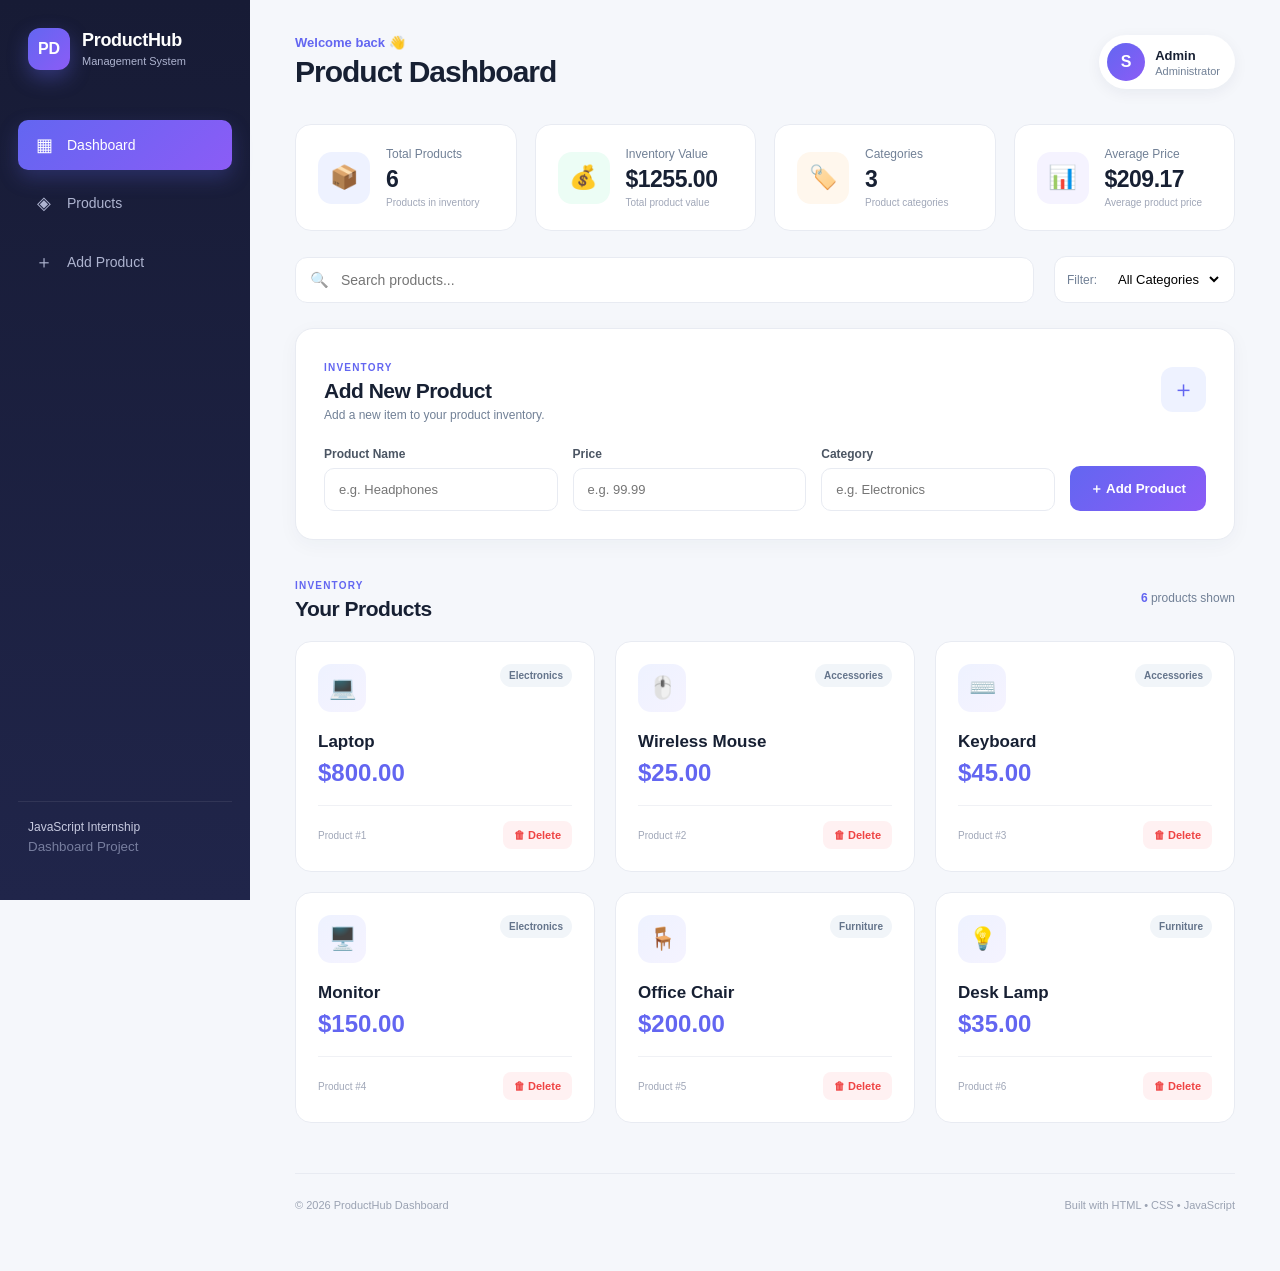
<file: dashboard/index.html>
<!DOCTYPE html>
<html lang="en">

<head>

    <meta charset="UTF-8">

    <meta
        name="viewport"
        content="width=device-width, initial-scale=1.0"
    >

    <title>Product Management Dashboard</title>

    <link
        rel="stylesheet"
        href="style.css"
    >

</head>


<body>

    <!-- =========================================
         SIDEBAR
         ========================================= -->

    <aside class="sidebar">

        <div class="logo">

            <div class="logo-icon">
                PD
            </div>

            <div>

                <h2>ProductHub</h2>

                <span>Management System</span>

            </div>

        </div>


        <nav>

            <a href="#" class="nav-item active">

                <span class="nav-icon">▦</span>

                Dashboard

            </a>


            <a href="#products" class="nav-item">

                <span class="nav-icon">◈</span>

                Products

            </a>


            <a href="#add-product" class="nav-item">

                <span class="nav-icon">＋</span>

                Add Product

            </a>

        </nav>


        <div class="sidebar-footer">

            <p>JavaScript Internship</p>

            <small>Dashboard Project</small>

        </div>

    </aside>



    <!-- =========================================
         MAIN CONTENT
         ========================================= -->

    <main class="main-content">


        <!-- TOP BAR -->

        <header class="topbar">

            <div>

                <p class="welcome-text">
                    Welcome back 👋
                </p>

                <h1>
                    Product Dashboard
                </h1>

            </div>


            <div class="profile">

                <div class="profile-avatar">
                    S
                </div>

                <div>

                    <strong>
                        Admin
                    </strong>

                    <span>
                        Administrator
                    </span>

                </div>

            </div>

        </header>



        <!-- =========================================
             STATISTICS
             ========================================= -->

        <section class="stats">


            <div class="stat-card">

                <div class="stat-icon products-icon">
                    📦
                </div>

                <div class="stat-content">

                    <p>Total Products</p>

                    <h2 id="totalProducts">
                        0
                    </h2>

                    <span class="stat-description">
                        Products in inventory
                    </span>

                </div>

            </div>



            <div class="stat-card">

                <div class="stat-icon value-icon">
                    💰
                </div>

                <div class="stat-content">

                    <p>Inventory Value</p>

                    <h2 id="totalValue">
                        $0.00
                    </h2>

                    <span class="stat-description">
                        Total product value
                    </span>

                </div>

            </div>



            <div class="stat-card">

                <div class="stat-icon category-icon">
                    🏷️
                </div>

                <div class="stat-content">

                    <p>Categories</p>

                    <h2 id="totalCategories">
                        0
                    </h2>

                    <span class="stat-description">
                        Product categories
                    </span>

                </div>

            </div>



            <div class="stat-card">

                <div class="stat-icon average-icon">
                    📊
                </div>

                <div class="stat-content">

                    <p>Average Price</p>

                    <h2 id="averagePrice">
                        $0.00
                    </h2>

                    <span class="stat-description">
                        Average product price
                    </span>

                </div>

            </div>

        </section>



        <!-- =========================================
             SEARCH / FILTER
             ========================================= -->

        <section class="toolbar">

            <div class="search-wrapper">

                <span class="search-icon">
                    🔍
                </span>

                <input
                    type="text"
                    id="searchInput"
                    placeholder="Search products..."
                >

            </div>


            <div class="filter-wrapper">

                <span>
                    Filter:
                </span>

                <select id="categoryFilter">

                    <option value="all">
                        All Categories
                    </option>

                </select>

            </div>

        </section>



        <!-- =========================================
             ADD PRODUCT
             ========================================= -->

        <section
            class="add-product"
            id="add-product"
        >

            <div class="section-heading">

                <div>

                    <span class="section-label">
                        INVENTORY
                    </span>

                    <h2>
                        Add New Product
                    </h2>

                    <p>
                        Add a new item to your product inventory.
                    </p>

                </div>

                <div class="heading-icon">
                    ＋
                </div>

            </div>


            <form id="productForm">


                <div class="input-group">

                    <label for="productName">
                        Product Name
                    </label>

                    <input
                        type="text"
                        id="productName"
                        placeholder="e.g. Headphones"
                        required
                    >

                </div>



                <div class="input-group">

                    <label for="productPrice">
                        Price
                    </label>

                    <input
                        type="number"
                        id="productPrice"
                        placeholder="e.g. 99.99"
                        min="0"
                        step="0.01"
                        required
                    >

                </div>



                <div class="input-group">

                    <label for="productCategory">
                        Category
                    </label>

                    <input
                        type="text"
                        id="productCategory"
                        placeholder="e.g. Electronics"
                        required
                    >

                </div>


                <button
                    type="submit"
                    class="add-button"
                >

                    <span>＋</span>

                    Add Product

                </button>

            </form>

        </section>



        <!-- =========================================
             PRODUCTS SECTION
             ========================================= -->

        <section
            class="products-section"
            id="products"
        >

            <div class="products-header">

                <div>

                    <span class="section-label">
                        INVENTORY
                    </span>

                    <h2>
                        Your Products
                    </h2>

                </div>


                <div class="product-count">

                    <span id="visibleCount">
                        0
                    </span>

                    products shown

                </div>

            </div>


            <div
                id="productList"
                class="product-grid"
            >

                <!-- JavaScript will insert products here -->

            </div>

        </section>



        <!-- =========================================
             FOOTER
             ========================================= -->

        <footer>

            <p>
                © 2026 ProductHub Dashboard
            </p>

            <p>
                Built with HTML • CSS • JavaScript
            </p>

        </footer>


    </main>



    <script src="script.js"></script>

</body>

</html>
</file>
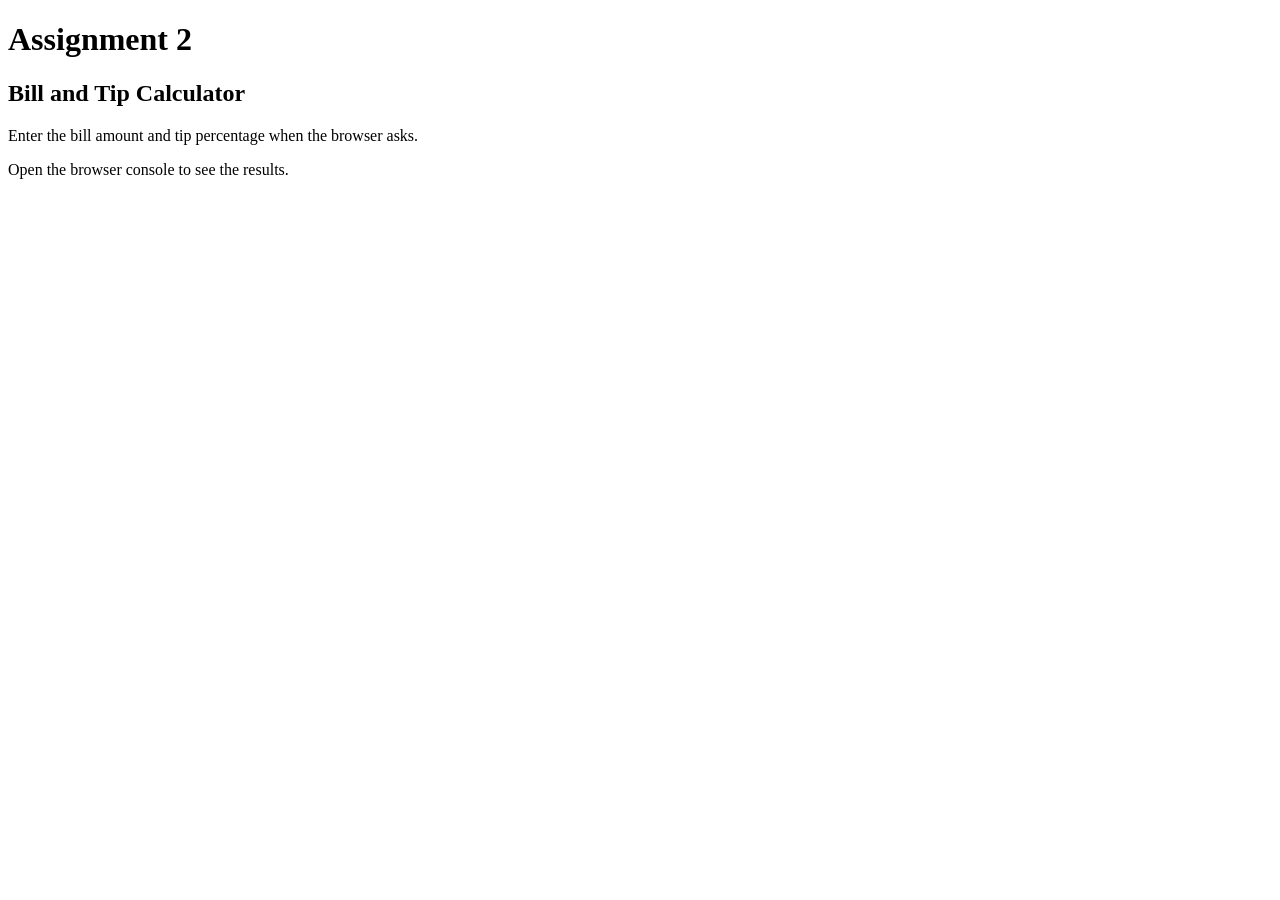
<file: assignment2/assignment2.html>
<!DOCTYPE html>
<html lang="en">

<head>

    <meta charset="UTF-8">

    <meta name="viewport" content="width=device-width, initial-scale=1.0">

    <title>Assignment 2 - Bill and Tip Calculator</title>

</head>

<body>

    <h1>Assignment 2</h1>

    <h2>Bill and Tip Calculator</h2>

    <p>
        Enter the bill amount and tip percentage
        when the browser asks.
    </p>

    <p>
        Open the browser console to see the results.
    </p>

    <script src="assignment2.js"></script>

</body>

</html>
</file>
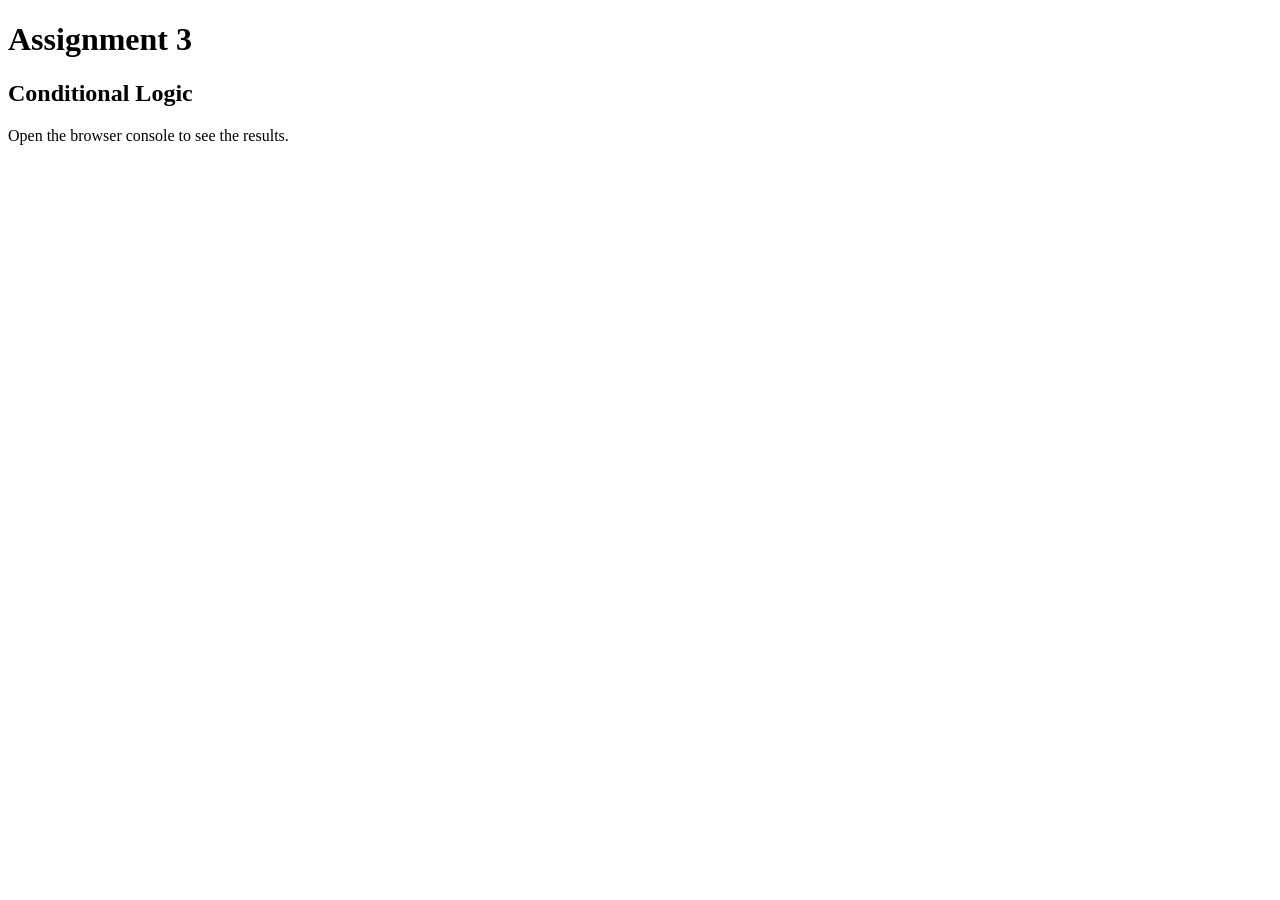
<file: assignment3/assignment3.html>
<!DOCTYPE html>
<html lang="en">

<head>

    <meta charset="UTF-8">

    <meta
        name="viewport"
        content="width=device-width, initial-scale=1.0"
    >

    <title>Assignment 3 - Conditional Logic</title>

</head>

<body>

    <h1>Assignment 3</h1>

    <h2>Conditional Logic</h2>

    <p>
        Open the browser console to see the results.
    </p>

    <script src="assignment3.js"></script>

</body>

</html>
</file>
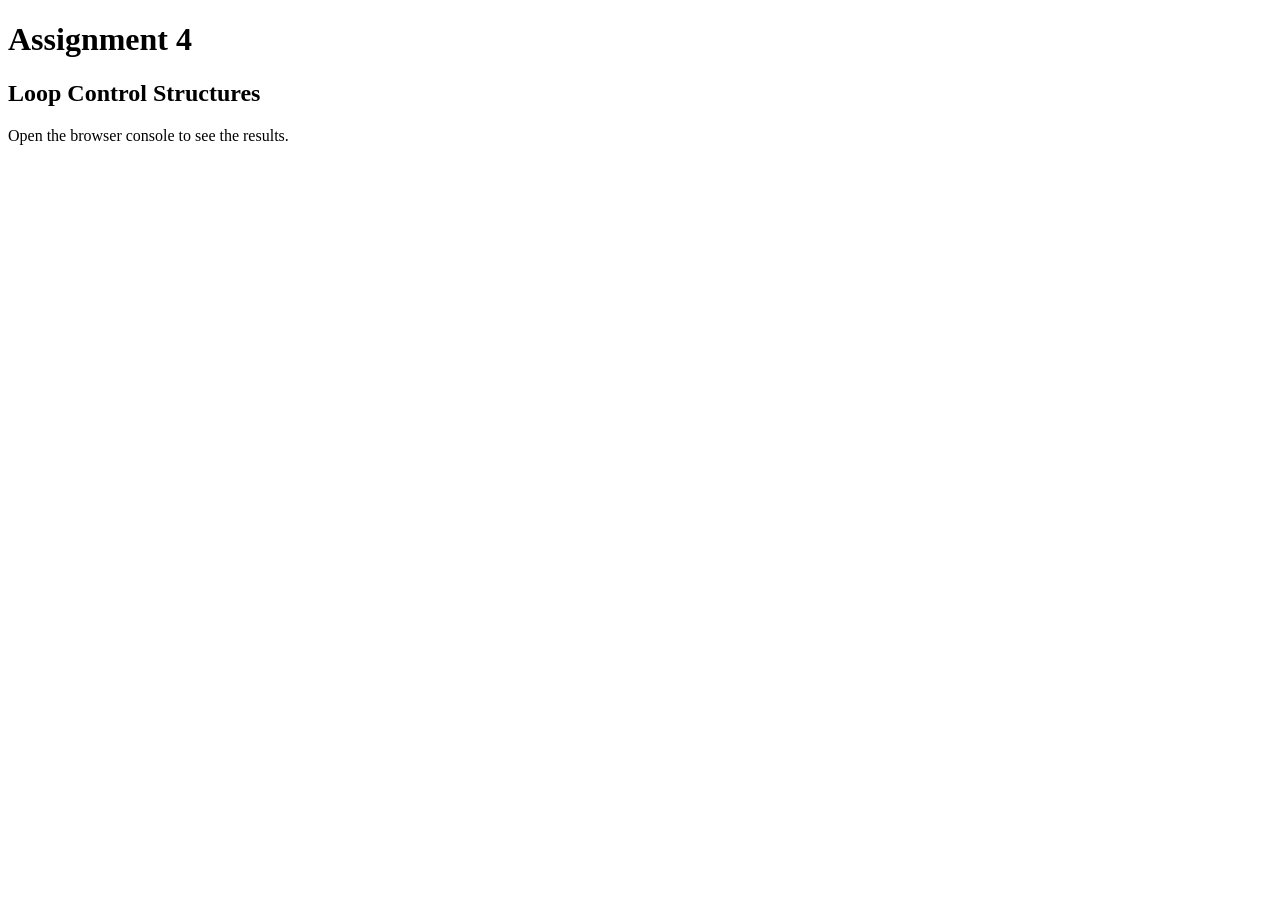
<file: assignment4/assignment4.html>
<!DOCTYPE html>
<html lang="en">

<head>

    <meta charset="UTF-8">

    <meta
        name="viewport"
        content="width=device-width, initial-scale=1.0"
    >

    <title>Assignment 4 - Loop Control Structures</title>

</head>

<body>

    <h1>Assignment 4</h1>

    <h2>Loop Control Structures</h2>

    <p>
        Open the browser console to see the results.
    </p>

    <script src="assignment4.js"></script>

</body>

</html>
</file>
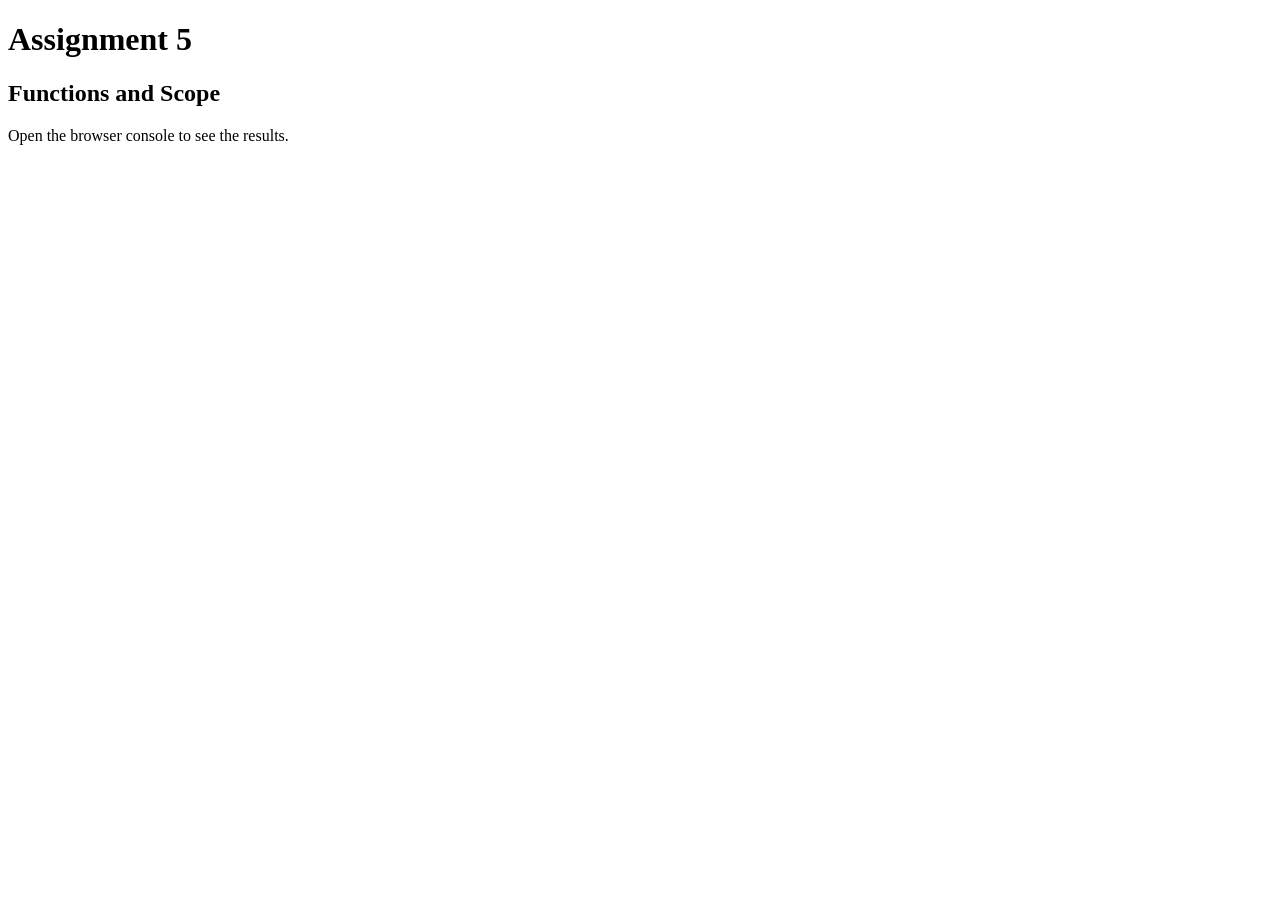
<file: assignment5/assignment5.html>
<!DOCTYPE html>
<html lang="en">

<head>

    <meta charset="UTF-8">

    <meta
        name="viewport"
        content="width=device-width, initial-scale=1.0"
    >

    <title>Assignment 5 - Functions and Scope</title>

</head>

<body>

    <h1>Assignment 5</h1>

    <h2>Functions and Scope</h2>

    <p>
        Open the browser console to see the results.
    </p>

    <script src="assignment5.js"></script>

</body>

</html>
</file>
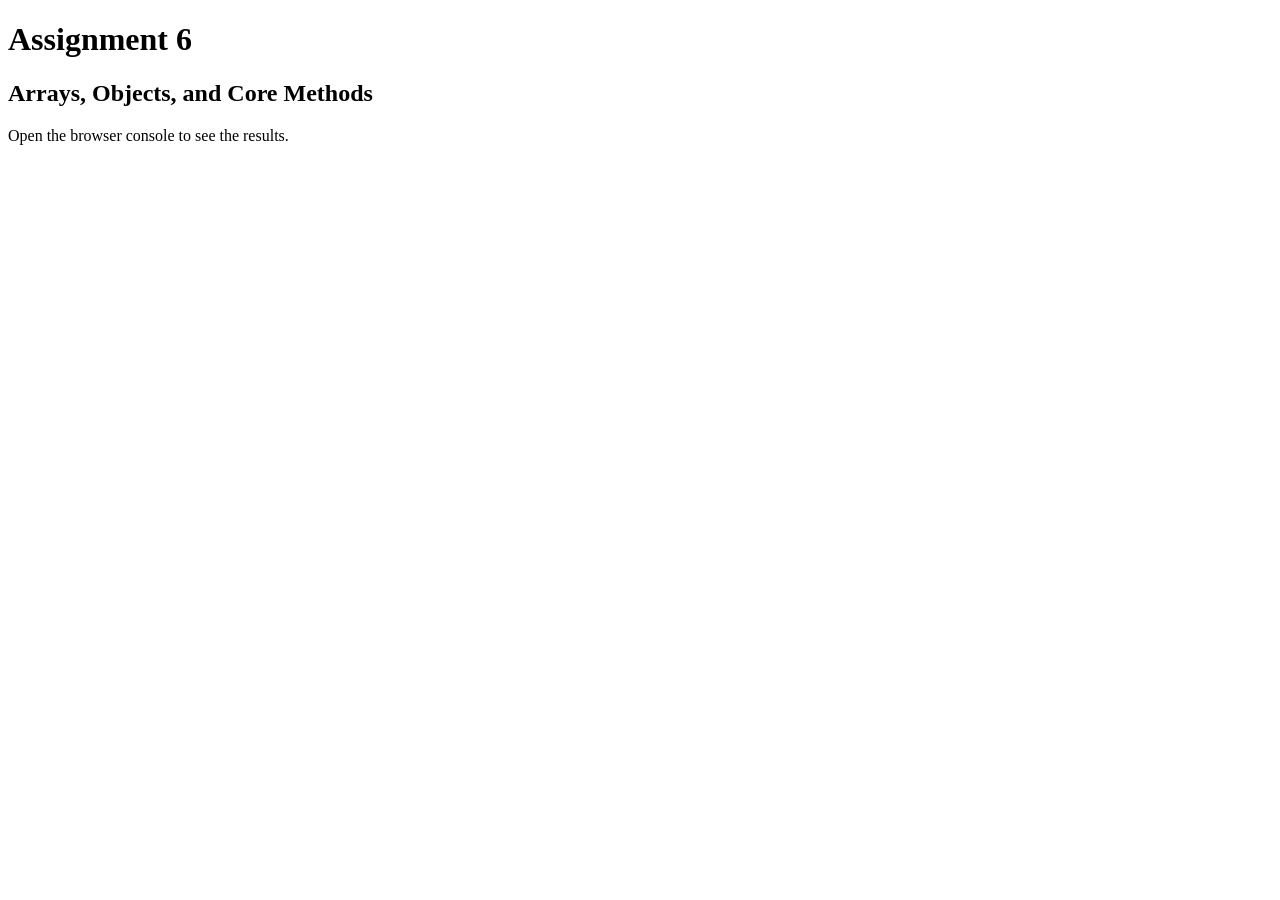
<file: assignmnet6/assignment6.html>
<!DOCTYPE html>
<html lang="en">

<head>

    <meta charset="UTF-8">

    <meta
        name="viewport"
        content="width=device-width, initial-scale=1.0"
    >

    <title>Assignment 6 - Arrays and Objects</title>

</head>

<body>

    <h1>Assignment 6</h1>

    <h2>Arrays, Objects, and Core Methods</h2>

    <p>
        Open the browser console to see the results.
    </p>

    <script src="assignment6.js"></script>

</body>

</html>
</file>
<file: dashboard/style.css>
/* =========================================
   GLOBAL
   ========================================= */

* {
    box-sizing: border-box;
    margin: 0;
    padding: 0;
}


:root {

    --primary: #6366f1;

    --primary-dark: #4f46e5;

    --secondary: #8b5cf6;

    --background: #f5f7fb;

    --card: #ffffff;

    --text: #172033;

    --muted: #718096;

    --border: #e8ebf2;

    --danger: #ef4444;

    --success: #10b981;

}


html {
    scroll-behavior: smooth;
}


body {

    font-family:
        Inter,
        Arial,
        Helvetica,
        sans-serif;

    background: var(--background);

    color: var(--text);

    min-height: 100vh;

}


/* =========================================
   SIDEBAR
   ========================================= */

.sidebar {

    position: fixed;

    left: 0;

    top: 0;

    width: 250px;

    height: 100vh;

    background:
        linear-gradient(
            180deg,
            #171b35 0%,
            #20254a 100%
        );

    color: white;

    padding: 28px 18px;

    display: flex;

    flex-direction: column;

    z-index: 100;

}


/* LOGO */

.logo {

    display: flex;

    align-items: center;

    gap: 12px;

    padding: 0 10px;

    margin-bottom: 50px;

}


.logo-icon {

    width: 42px;

    height: 42px;

    border-radius: 12px;

    display: flex;

    align-items: center;

    justify-content: center;

    font-weight: bold;

    background:
        linear-gradient(
            135deg,
            var(--primary),
            var(--secondary)
        );

    box-shadow:
        0 8px 20px rgba(99, 102, 241, 0.35);

}


.logo h2 {

    font-size: 18px;

    letter-spacing: -0.3px;

}


.logo span {

    font-size: 11px;

    color: #aeb4d0;

}


/* NAVIGATION */

nav {

    display: flex;

    flex-direction: column;

    gap: 8px;

}


.nav-item {

    text-decoration: none;

    color: #aeb4d0;

    padding: 14px 16px;

    border-radius: 10px;

    display: flex;

    align-items: center;

    gap: 13px;

    font-size: 14px;

    transition:
        background 0.25s ease,
        color 0.25s ease,
        transform 0.25s ease;

}


.nav-item:hover {

    background: rgba(255, 255, 255, 0.08);

    color: white;

    transform: translateX(4px);

}


.nav-item.active {

    background:
        linear-gradient(
            135deg,
            var(--primary),
            var(--secondary)
        );

    color: white;

    box-shadow:
        0 8px 20px rgba(99, 102, 241, 0.25);

}


.nav-icon {

    width: 20px;

    text-align: center;

    font-size: 18px;

}


/* SIDEBAR FOOTER */

.sidebar-footer {

    margin-top: auto;

    padding: 18px 10px;

    border-top: 1px solid rgba(255, 255, 255, 0.08);

}


.sidebar-footer p {

    font-size: 12px;

    color: #c7cae0;

}


.sidebar-footer small {

    display: block;

    margin-top: 5px;

    color: #777e9f;

}


/* =========================================
   MAIN CONTENT
   ========================================= */

.main-content {

    margin-left: 250px;

    min-height: 100vh;

    padding: 35px 45px;

}


/* =========================================
   TOPBAR
   ========================================= */

.topbar {

    display: flex;

    justify-content: space-between;

    align-items: center;

    margin-bottom: 35px;

}


.welcome-text {

    color: var(--primary);

    font-size: 13px;

    font-weight: 600;

    margin-bottom: 5px;

}


.topbar h1 {

    font-size: 30px;

    letter-spacing: -1px;

}


.profile {

    display: flex;

    align-items: center;

    gap: 10px;

    background: white;

    padding: 8px 15px 8px 8px;

    border-radius: 30px;

    box-shadow:
        0 4px 15px rgba(20, 30, 60, 0.06);

}


.profile-avatar {

    width: 38px;

    height: 38px;

    border-radius: 50%;

    display: flex;

    justify-content: center;

    align-items: center;

    background:
        linear-gradient(
            135deg,
            var(--primary),
            var(--secondary)
        );

    color: white;

    font-weight: bold;

}


.profile strong {

    display: block;

    font-size: 13px;

}


.profile span {

    display: block;

    font-size: 11px;

    color: var(--muted);

    margin-top: 2px;

}


/* =========================================
   STATISTICS
   ========================================= */

.stats {

    display: grid;

    grid-template-columns:
        repeat(4, 1fr);

    gap: 18px;

    margin-bottom: 25px;

}


.stat-card {

    background: var(--card);

    border: 1px solid var(--border);

    border-radius: 16px;

    padding: 22px;

    display: flex;

    align-items: center;

    gap: 16px;

    transition:
        transform 0.3s ease,
        box-shadow 0.3s ease;

    animation: fadeUp 0.6s ease both;

}


.stat-card:hover {

    transform: translateY(-6px);

    box-shadow:
        0 15px 35px rgba(30, 40, 80, 0.10);

}


.stat-icon {

    width: 52px;

    height: 52px;

    border-radius: 14px;

    display: flex;

    align-items: center;

    justify-content: center;

    font-size: 23px;

}


.products-icon {

    background: #eef2ff;

}


.value-icon {

    background: #ecfdf5;

}


.category-icon {

    background: #fff7ed;

}


.average-icon {

    background: #f5f3ff;

}


.stat-content p {

    font-size: 12px;

    color: var(--muted);

    margin-bottom: 5px;

}


.stat-content h2 {

    font-size: 23px;

    letter-spacing: -0.5px;

}


.stat-description {

    display: block;

    font-size: 10px;

    color: #a0a7b8;

    margin-top: 4px;

}


/* =========================================
   TOOLBAR
   ========================================= */

.toolbar {

    display: flex;

    justify-content: space-between;

    align-items: center;

    gap: 20px;

    margin-bottom: 25px;

}


.search-wrapper {

    position: relative;

    flex: 1;

}


.search-icon {

    position: absolute;

    left: 15px;

    top: 50%;

    transform: translateY(-50%);

    font-size: 15px;

    opacity: 0.6;

}


#searchInput {

    width: 100%;

    padding: 14px 15px 14px 45px;

    border: 1px solid var(--border);

    border-radius: 12px;

    outline: none;

    background: white;

    font-size: 14px;

    transition:
        border 0.25s ease,
        box-shadow 0.25s ease;

}


#searchInput:focus {

    border-color: var(--primary);

    box-shadow:
        0 0 0 4px rgba(99, 102, 241, 0.10);

}


.filter-wrapper {

    display: flex;

    align-items: center;

    gap: 10px;

    background: white;

    padding: 7px 12px;

    border-radius: 12px;

    border: 1px solid var(--border);

}


.filter-wrapper span {

    font-size: 12px;

    color: var(--muted);

}


#categoryFilter {

    border: none;

    outline: none;

    background: transparent;

    padding: 7px;

    font-size: 13px;

    cursor: pointer;

}


/* =========================================
   ADD PRODUCT
   ========================================= */

.add-product {

    background: white;

    border: 1px solid var(--border);

    border-radius: 18px;

    padding: 28px;

    margin-bottom: 35px;

    box-shadow:
        0 5px 20px rgba(30, 40, 80, 0.04);

}


.section-heading {

    display: flex;

    justify-content: space-between;

    align-items: center;

    margin-bottom: 25px;

}


.section-label {

    display: inline-block;

    font-size: 10px;

    font-weight: 700;

    letter-spacing: 1.2px;

    color: var(--primary);

    margin-bottom: 6px;

}


.section-heading h2,
.products-header h2 {

    font-size: 21px;

    letter-spacing: -0.5px;

}


.section-heading p {

    color: var(--muted);

    font-size: 12px;

    margin-top: 5px;

}


.heading-icon {

    width: 45px;

    height: 45px;

    border-radius: 12px;

    display: flex;

    align-items: center;

    justify-content: center;

    background: #eef2ff;

    color: var(--primary);

    font-size: 23px;

}


/* FORM */

#productForm {

    display: grid;

    grid-template-columns:
        1fr
        1fr
        1fr
        auto;

    gap: 15px;

    align-items: end;

}


.input-group {

    display: flex;

    flex-direction: column;

    gap: 7px;

}


.input-group label {

    font-size: 12px;

    font-weight: 600;

    color: #4b5563;

}


.input-group input {

    padding: 13px 14px;

    border:
        1px solid var(--border);

    border-radius: 10px;

    outline: none;

    font-size: 13px;

    transition:
        border 0.25s ease,
        box-shadow 0.25s ease;

}


.input-group input:focus {

    border-color: var(--primary);

    box-shadow:
        0 0 0 4px rgba(99, 102, 241, 0.10);

}


.add-button {

    height: 45px;

    border: none;

    border-radius: 10px;

    padding: 0 20px;

    color: white;

    background:
        linear-gradient(
            135deg,
            var(--primary),
            var(--secondary)
        );

    font-weight: 600;

    cursor: pointer;

    transition:
        transform 0.2s ease,
        box-shadow 0.2s ease;

}


.add-button:hover {

    transform: translateY(-2px);

    box-shadow:
        0 8px 20px rgba(99, 102, 241, 0.28);

}


.add-button:active {

    transform: translateY(0);

}


/* =========================================
   PRODUCTS
   ========================================= */

.products-header {

    display: flex;

    justify-content: space-between;

    align-items: center;

    margin-bottom: 20px;

}


.product-count {

    font-size: 12px;

    color: var(--muted);

}


.product-count span {

    font-weight: 700;

    color: var(--primary);

}


/* GRID */

.product-grid {

    display: grid;

    grid-template-columns:
        repeat(3, 1fr);

    gap: 20px;

}


/* PRODUCT CARD */

.product-card {

    position: relative;

    background: white;

    border: 1px solid var(--border);

    border-radius: 16px;

    padding: 22px;

    overflow: hidden;

    transition:
        transform 0.3s ease,
        box-shadow 0.3s ease,
        border 0.3s ease;

    animation: cardAppear 0.45s ease both;

}


.product-card::before {

    content: "";

    position: absolute;

    left: 0;

    top: 0;

    width: 100%;

    height: 4px;

    background:
        linear-gradient(
            90deg,
            var(--primary),
            var(--secondary)
        );

    transform: scaleX(0);

    transform-origin: left;

    transition:
        transform 0.3s ease;

}


.product-card:hover {

    transform:
        translateY(-7px);

    border-color:
        rgba(99, 102, 241, 0.2);

    box-shadow:
        0 18px 40px rgba(30, 40, 80, 0.10);

}


.product-card:hover::before {

    transform: scaleX(1);

}


.product-top {

    display: flex;

    justify-content: space-between;

    align-items: flex-start;

    margin-bottom: 20px;

}


.product-image {

    width: 48px;

    height: 48px;

    border-radius: 13px;

    display: flex;

    align-items: center;

    justify-content: center;

    background:
        linear-gradient(
            135deg,
            #eef2ff,
            #f5f3ff
        );

    font-size: 22px;

}


.category-badge {

    padding: 6px 9px;

    border-radius: 20px;

    background: #f1f5f9;

    color: #64748b;

    font-size: 10px;

    font-weight: 600;

}


.product-card h3 {

    font-size: 17px;

    margin-bottom: 7px;

}


.product-price {

    font-size: 24px;

    font-weight: 700;

    color: var(--primary);

    margin-bottom: 18px;

}


.product-footer {

    display: flex;

    justify-content: space-between;

    align-items: center;

    padding-top: 15px;

    border-top: 1px solid #f0f1f5;

}


.product-id {

    font-size: 10px;

    color: #a0a7b8;

}


.delete-button {

    border: none;

    background: #fff1f2;

    color: var(--danger);

    padding: 8px 11px;

    border-radius: 8px;

    font-size: 11px;

    font-weight: 600;

    cursor: pointer;

    transition:
        background 0.2s ease,
        transform 0.2s ease;

}


.delete-button:hover {

    background: #fee2e2;

    transform: scale(1.05);

}


/* EMPTY STATE */

.empty-state {

    grid-column: 1 / -1;

    text-align: center;

    background: white;

    border: 1px dashed #d9deea;

    border-radius: 16px;

    padding: 60px 20px;

}


.empty-icon {

    font-size: 40px;

    margin-bottom: 12px;

}


.empty-state h3 {

    margin-bottom: 7px;

}


.empty-state p {

    color: var(--muted);

    font-size: 13px;

}


/* =========================================
   FOOTER
   ========================================= */

footer {

    margin-top: 50px;

    padding: 25px 0;

    border-top: 1px solid var(--border);

    display: flex;

    justify-content: space-between;

    color: #9aa2b2;

    font-size: 11px;

}


/* =========================================
   ANIMATIONS
   ========================================= */

@keyframes fadeUp {

    from {

        opacity: 0;

        transform: translateY(15px);

    }

    to {

        opacity: 1;

        transform: translateY(0);

    }

}


@keyframes cardAppear {

    from {

        opacity: 0;

        transform:
            translateY(15px)
            scale(0.98);

    }

    to {

        opacity: 1;

        transform:
            translateY(0)
            scale(1);

    }

}


/* =========================================
   RESPONSIVE
   ========================================= */

@media (max-width: 1100px) {

    .stats {

        grid-template-columns:
            repeat(2, 1fr);

    }


    .product-grid {

        grid-template-columns:
            repeat(2, 1fr);

    }


    #productForm {

        grid-template-columns:
            1fr 1fr;

    }


    .add-button {

        width: 100%;

    }

}


@media (max-width: 800px) {

    .sidebar {

        position: relative;

        width: 100%;

        height: auto;

        padding: 15px;

    }


    .logo {

        margin-bottom: 20px;

    }


    nav {

        flex-direction: row;

        overflow-x: auto;

    }


    .nav-item {

        white-space: nowrap;

    }


    .sidebar-footer {

        display: none;

    }


    .main-content {

        margin-left: 0;

        padding: 25px 18px;

    }

}


@media (max-width: 600px) {

    .topbar {

        align-items: flex-start;

        gap: 15px;

        flex-direction: column;

    }


    .stats {

        grid-template-columns: 1fr;

    }


    .toolbar {

        flex-direction: column;

        align-items: stretch;

    }


    .filter-wrapper {

        justify-content: space-between;

    }


    #productForm {

        grid-template-columns: 1fr;

    }


    .product-grid {

        grid-template-columns: 1fr;

    }


    footer {

        flex-direction: column;

        gap: 8px;

    }

}
</file>
